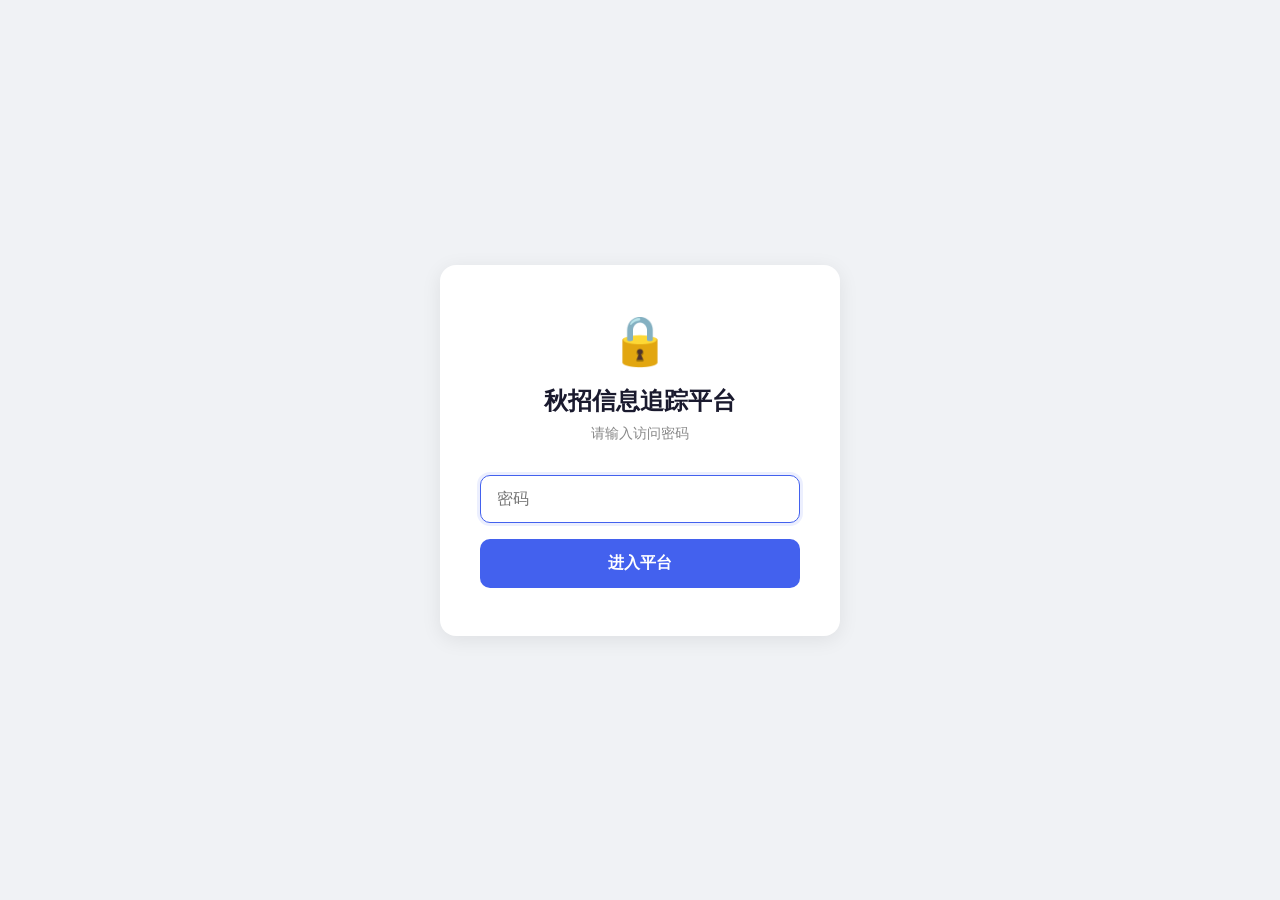
<file: templates/login.html>
﻿<!DOCTYPE html>
<html lang="zh-CN">
<head>
  <meta charset="UTF-8">
  <meta name="viewport" content="width=device-width, initial-scale=1.0">
  <title>秋招信息追踪平台 - 登录</title>
  <style>
    * { margin: 0; padding: 0; box-sizing: border-box; }
    body {
      font-family: -apple-system, BlinkMacSystemFont, "Segoe UI", "PingFang SC", "Microsoft YaHei", sans-serif;
      background: #f0f2f5;
      display: flex; justify-content: center; align-items: center;
      min-height: 100vh;
    }
    .login-box {
      background: white;
      padding: 48px 40px;
      border-radius: 16px;
      box-shadow: 0 4px 20px rgba(0,0,0,0.08);
      width: 100%; max-width: 400px;
      text-align: center;
    }
    .login-box h1 {
      font-size: 24px; color: #1a1a2e; margin-bottom: 8px;
    }
    .login-box .subtitle {
      font-size: 14px; color: #888; margin-bottom: 32px;
    }
    .login-box input {
      width: 100%;
      padding: 14px 16px;
      border: 1px solid #ddd;
      border-radius: 10px;
      font-size: 16px;
      margin-bottom: 16px;
      outline: none;
      transition: border-color 0.2s;
    }
    .login-box input:focus {
      border-color: #4361ee;
      box-shadow: 0 0 0 3px rgba(67,97,238,0.1);
    }
    .login-box button {
      width: 100%;
      padding: 14px;
      background: #4361ee;
      color: white;
      border: none;
      border-radius: 10px;
      font-size: 16px;
      font-weight: 600;
      cursor: pointer;
      transition: background 0.2s;
    }
    .login-box button:hover { background: #3a56d4; }
    .error-msg {
      color: #dc2626;
      font-size: 14px;
      margin-top: 12px;
      display: none;
    }
    .lock-icon {
      font-size: 48px;
      margin-bottom: 16px;
    }
  </style>
</head>
<body>
  <div class="login-box">
    <div class="lock-icon">&#128274;</div>
    <h1>秋招信息追踪平台</h1>
    <p class="subtitle">请输入访问密码</p>
    <input type="password" id="password" placeholder="密码" autofocus>
    <button onclick="doLogin()">进入平台</button>
    <p class="error-msg" id="error">密码错误，请重试</p>
  </div>
  <script>
    function doLogin() {
      const pwd = document.getElementById('password').value;
      fetch('/api/login', {
        method: 'POST',
        headers: { 'Content-Type': 'application/json' },
        body: JSON.stringify({ password: pwd })
      })
      .then(r => r.json())
      .then(data => {
        if (data.success) {
          window.location.href = '/';
        } else {
          document.getElementById('error').style.display = 'block';
        }
      });
    }
    document.getElementById('password').addEventListener('keypress', function(e) {
      if (e.key === 'Enter') doLogin();
    });
  </script>
</body>
</html>
</file>
